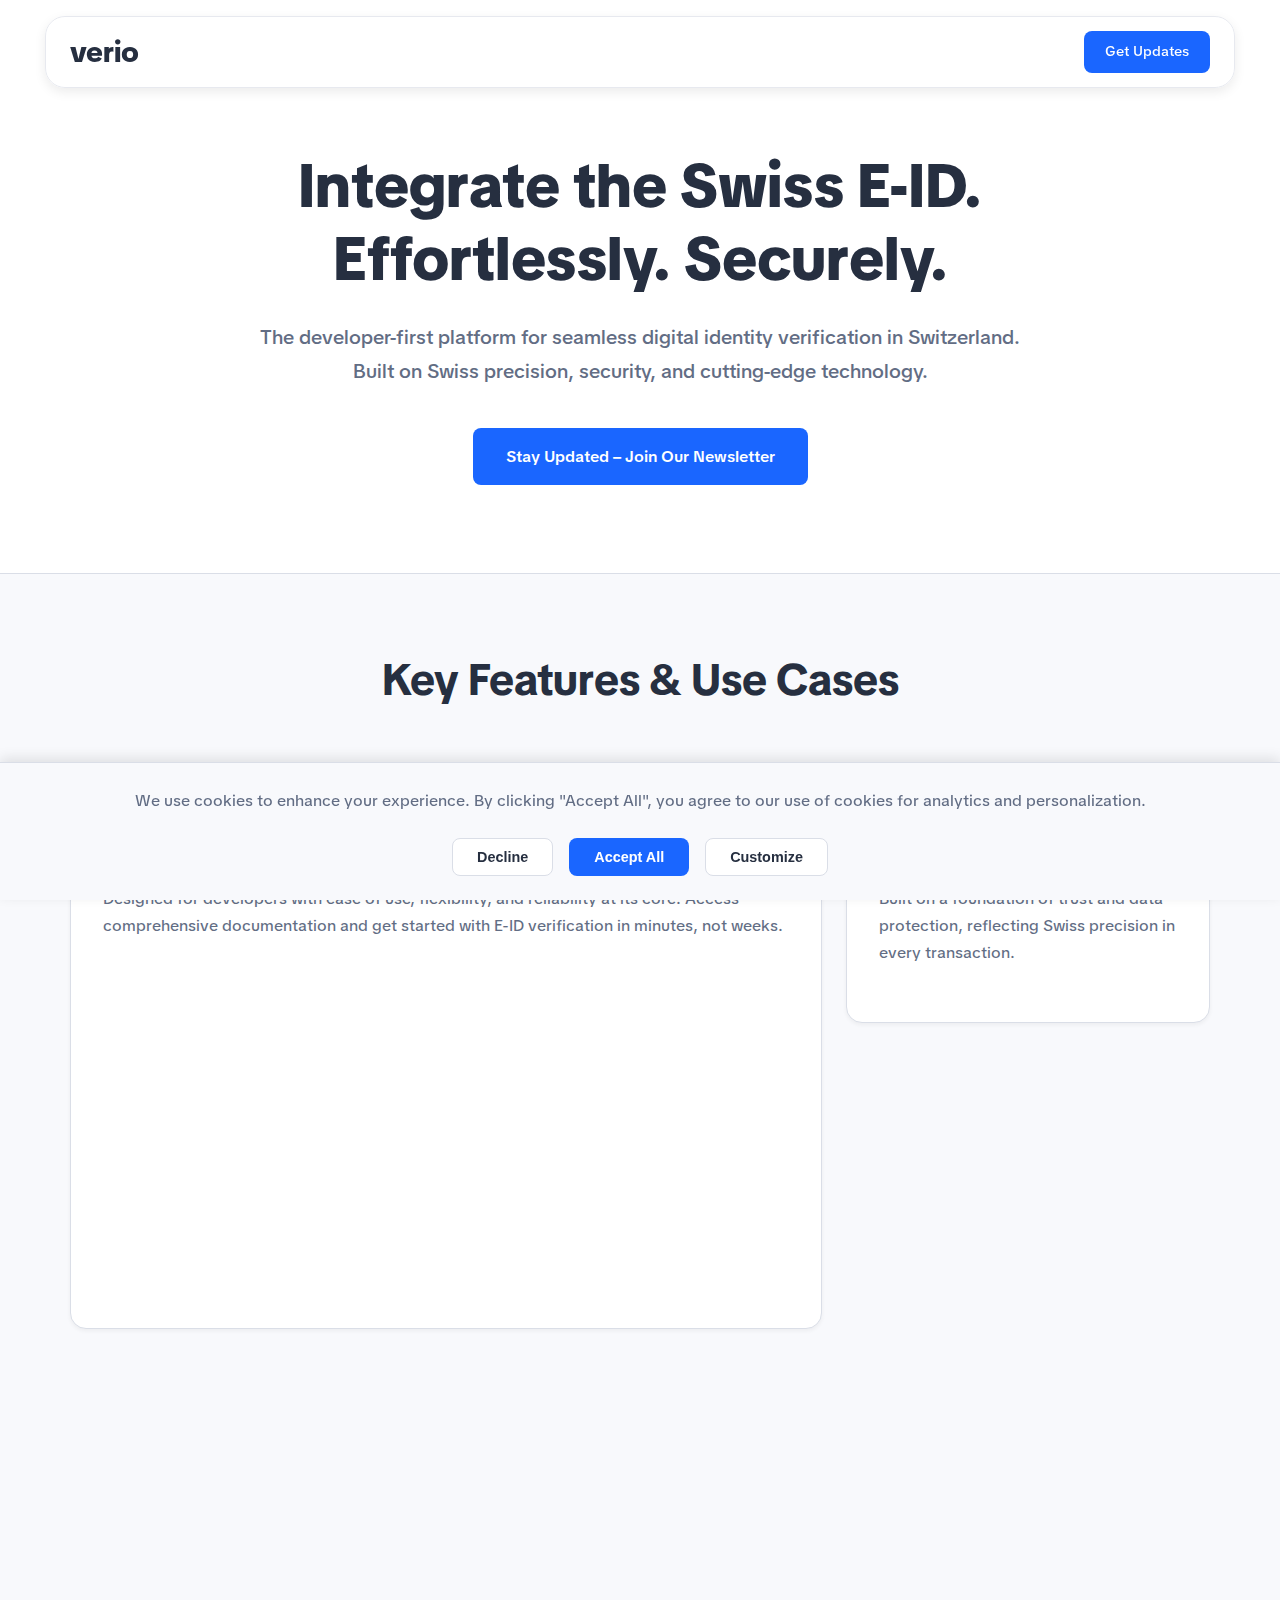
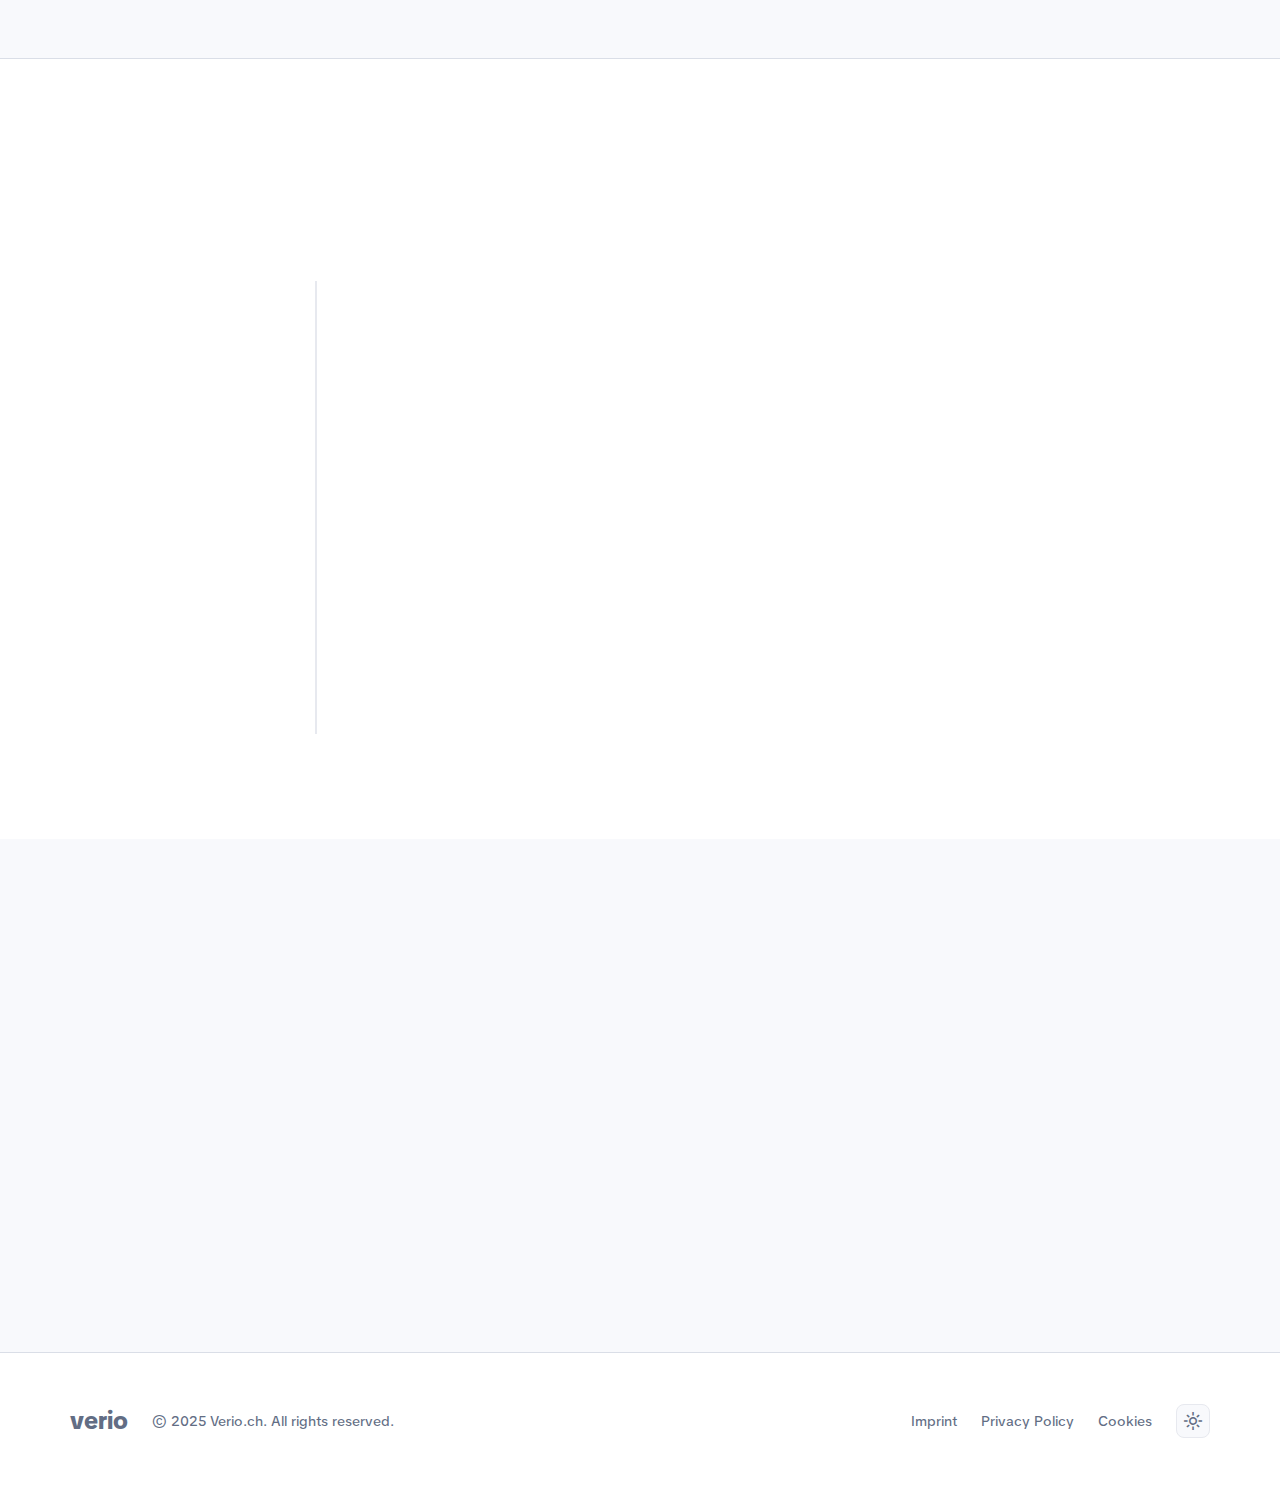
<file: index.html>
<!DOCTYPE html>
<html lang="de" data-theme="light">
<head>
    <meta charset="UTF-8">
    <meta name="viewport" content="width=device-width, initial-scale=1.0">
    <title>Verio.ch - Modern, Secure Swiss E-ID Integration</title>
    <meta name="description" content="The developer-first platform for integrating the new Swiss E-ID. Simple APIs, powerful plugins, and Swiss-grade security.">
    <meta name="keywords" content="Swiss E-ID, E-ID Schweiz, E-ID API, digitale Identität Schweiz, Schweizer E-ID, developer solution E-ID, API Integration Schweiz, authentifizierung Schweiz, online Identifikation, Altersprüfung API, Ü18 Check Schweiz, Shopify E-ID Plugin, digitale Altersverifikation, Verio.ch, Verio">
    <link rel="stylesheet" href="style.css">
    <link rel="stylesheet" href="cookies.css">
    <link rel="icon" href="favicon.svg" type="image/svg+xml">
    <link href="https://fonts.googleapis.com/css2?family=Material+Symbols+Outlined:opsz,wght,FILL,GRAD@20..48,100..700,0..1,-50..200" rel="stylesheet" />
</head>
<body>

    <header class="main-header">
        <nav class="main-nav">
            <div class="logo">verio</div>
            <div class="nav-actions">
                <a href="#newsletter" class="cta-button nav-cta">Get Updates</a>
            </div>
        </nav>
    </header>

    <main>
        <section class="hero">
            <div class="aurora-background"></div>
            <div class="container reveal-on-scroll">
                <div class="hero-content">
                    <h1>Integrate the Swiss E-ID. Effortlessly. Securely.</h1>
                    <p class="sub-headline">The developer-first platform for seamless digital identity verification in Switzerland. Built on Swiss precision, security, and cutting-edge technology.</p>
                    <a href="#newsletter" class="cta-button">Stay Updated – Join Our Newsletter</a>
                </div>
            </div>
        </section>

        <section id="features" class="section section-bg">
            <div class="container">
                <h2 class="reveal-on-scroll">Key Features & Use Cases</h2>
                <div class="bento-grid">
                    <div class="bento-item reveal-on-scroll">
                        <span class="material-symbols-outlined feature-icon">api</span>
                        <h3>Simple & Robust REST API</h3>
                        <p>Designed for developers with ease of use, flexibility, and reliability at its core. Access comprehensive documentation and get started with E-ID verification in minutes, not weeks.</p>
                    </div>
                    <div class="bento-item reveal-on-scroll">
                        <span class="material-symbols-outlined feature-icon">verified_user</span>
                        <h3>Swiss-Grade Security</h3>
                        <p>Built on a foundation of trust and data protection, reflecting Swiss precision in every transaction.</p>
                    </div>
                    <div class="bento-item reveal-on-scroll">
                        <span class="material-symbols-outlined feature-icon">extension</span>
                        <h3>Plugins for Popular Platforms</h3>
                        <p>Upcoming plugins for Shopify, WooCommerce, and major CMS systems to get you started even faster.</p>
                    </div>
                    <div class="bento-item reveal-on-scroll">
                        <span class="material-symbols-outlined feature-icon">rule</span>
                        <h3>Powerful Use Cases</h3>
                        <p>Enable critical business processes like <strong>Age Verification (Ü18-Checks)</strong> for compliance and secure user onboarding.</p>
                    </div>
                    <div class="bento-item reveal-on-scroll">
                        <span class="material-symbols-outlined feature-icon">terminal</span>
                        <h3>Developer-First Approach</h3>
                        <p>We focus on creating the tools, documentation, and sandbox environments that developers love to work with.</p>
                    </div>
                </div>
            </div>
        </section>

        <section id="how-it-works" class="section">
            <div class="container">
                <h2 class="reveal-on-scroll">How It Works in 3 Simple Steps</h2>
                <div class="steps-container">
                    <div class="step reveal-on-scroll">
                        <div class="step-indicator">1</div>
                        <div class="step-content">
                            <h3>Integrate</h3>
                            <p>Choose your path: integrate our flexible REST API using our clear documentation or install a ready-made plugin for your platform.</p>
                        </div>
                    </div>
                    <div class="step reveal-on-scroll">
                        <div class="step-indicator">2</div>
                        <div class="step-content">
                            <h3>Connect</h3>
                            <p>Verio securely handles the entire communication flow with the official Swiss E-ID infrastructure. No complex protocols to manage.</p>
                        </div>
                    </div>
                    <div class="step reveal-on-scroll">
                        <div class="step-indicator">3</div>
                        <div class="step-content">
                            <h3>Verify</h3>
                            <p>Instantly verify user identity, age, and other credentials directly within your application, providing a seamless experience for your users.</p>
                        </div>
                    </div>
                </div>
            </div>
        </section>

        <section id="newsletter" class="section newsletter-section">
            <div class="container reveal-on-scroll">
                <h2>Get Early Access & Updates</h2>
                <p>The official Swiss E-ID is coming. Join our newsletter to get exclusive updates, early access to our sandbox environment, and be the first to know when our solutions are production-ready.</p>
                <script async src="https://subscribe-forms.beehiiv.com/embed.js"></script><iframe src="https://subscribe-forms.beehiiv.com/de922885-5b5f-4b11-b9c0-0a3376928c12" class="beehiiv-embed" data-test-id="beehiiv-embed" frameborder="0" scrolling="no" style="margin: 0; border-radius: 0px !important; background-color: transparent; max-width: 100%;"></iframe>
            </div>
        </section>
    </main>

    <footer>
        <div class="container">
            <div class="footer-content">
                <div class="footer-left">
                    <div class="footer-logo">verio</div>
                    <p>&copy; 2025 Verio.ch. All rights reserved.</p>
                </div>
                <div class="footer-actions">
                    <div class="footer-links">
                        <a href="https://bridg.ch/imprint.html">Imprint</a>
                        <a href="https://bridg.ch/privacy.html">Privacy Policy</a>
                        <a href="#" id="manage-cookies-link">Cookies</a>
                    </div>
                    <button class="theme-toggle" id="theme-toggle" aria-label="Toggle light and dark mode">
                        <span class="material-symbols-outlined">light_mode</span>
                    </button>
                </div>
            </div>
        </div>
    </footer>

    <!-- Cookie Consent Banner -->
    <div id="cookie-consent-banner">
        <p>We use cookies to enhance your experience. By clicking "Accept All", you agree to our use of cookies for analytics and personalization.</p>
        <div class="cookie-consent-actions">
            <button id="decline-cookies" class="cta-button secondary">Decline</button>
            <button id="accept-all-cookies" class="cta-button">Accept All</button>
            <button id="customize-cookies" class="cta-button secondary">Customize</button>
        </div>
    </div>

    <!-- Cookie Settings Modal -->
    <div id="cookie-settings-modal" class="modal-overlay">
        <div class="modal-content">
            <h2>Cookie Preferences</h2>
            <p>To provide the best experiences, we use technologies like cookies to store and/or access device information. Consenting to these technologies will allow us to process data such as browsing behavior or unique IDs on this site. Not consenting or withdrawing consent may adversely affect certain features and functions.</p>

            <div class="cookie-category">
                <div class="cookie-category-header">
                    <h3>Strictly Necessary Cookies</h3>
                    <label class="toggle-switch">
                        <input type="checkbox" checked disabled>
                        <span class="slider"></span>
                    </label>
                </div>
                <p>These cookies are essential for the website to function and cannot be switched off in our systems. They are usually only set in response to actions made by you which amount to a request for services, such as setting your privacy preferences.</p>
                <div class="cookie-details">
                    <h4>Beehiiv (Newsletter Service & Security)</h4>
                    <p>These cookies are required for our newsletter subscription form to work correctly. They help manage the user's session and ensure the form is secure. To protect our services from malicious bots and automated attacks, Beehiiv uses security providers like Cloudflare and HUMAN, which set additional cookies essential for verifying that traffic is from a real human user.</p>
                    <ul>
                        <li><code>_subscribe_forms_session</code></li>
                        <li><code>_swarm_session</code></li>
                        <li><code>__cf_bm</code></li>
                        <li><code>cf_clearance</code></li>
                        <li><code>__px3</code></li>
                        <li><code>__pxvid</code></li>
                        <li><code>pxcts</code></li>
                    </ul>
                </div>
            </div>

            <div class="cookie-category">
                <div class="cookie-category-header">
                    <h3>Analytics & Performance Cookies</h3>
                    <label class="toggle-switch">
                        <input type="checkbox" id="analytics-toggle" checked>
                        <span class="slider"></span>
                    </label>
                </div>
                <p>These cookies allow us to count visits and traffic sources so we can measure and improve the performance of our site. They help us to know which pages are the most and least popular and see how visitors move around the site.</p>
                <div class="cookie-details">
                    <h4>Google Analytics</h4>
                    <p>These cookies allow us to collect anonymous statistics about our website traffic. This information helps us understand how visitors interact with our site, which pages are most popular, and how we can improve the user experience. All data is aggregated and does not personally identify you.</p>
                    <ul>
                        <li><code>_ga</code></li>
                        <li><code>_gid</code></li>
                        <li>and others.</li>
                    </ul>
                </div>
            </div>

            <div class="modal-actions">
                <button id="save-cookie-prefs" class="cta-button">Save My Preferences</button>
            </div>
        </div>
    </div>

    <script src="script.js"></script>
    <script src="cookies.js"></script>
</body>
</html>
</file>
<file: style.css>
/*
  ============================================
  VERIO.CH DESIGN SYSTEM V2.0
  ============================================
  * Swiss Precision, Modern Aesthetic
  * Developer-First, Trustworthy & Secure
  * Inspired by Stripe, Vercel, Linear
  ============================================
*/

/*
  ============================================
  1. FONT & BASE
  ============================================
*/
@font-face {
    font-family: "TikTok Sans";
    src: url('tiktoksans.ttf') format('truetype-variations');
    font-display: swap;
}

:root {
    /* 1a. Light Theme Color Palette */
    --brand-blue-primary: hsl(220, 100%, 55%); /* More vibrant blue */
    --brand-blue-hover: hsl(220, 90%, 50%); /* Darker for hover */
    --brand-blue-light: hsl(220, 100%, 65%);
    --accent-green: hsl(171, 100%, 41%); /* #00d1b2 */
    --accent-red-swiss: hsl(4, 79%, 48%); /* #d52b1e */

    --bg-primary: hsl(0, 0%, 100%);
    --bg-secondary: hsl(220, 43%, 98%);
    --bg-glass: hsla(0, 0%, 100%, 0.6);
    
    --text-primary: hsl(220, 25%, 20%);
    --text-secondary: hsl(220, 15%, 45%);
    --text-on-brand: hsl(0, 0%, 100%);

    --border-primary: hsl(220, 20%, 88%);
    --border-secondary: hsl(220, 20%, 92%);
    --border-glow: hsla(220, 100%, 55%, 0.5);

    /* 1b. Sizing & Typography */
    --font-family-main: "TikTok Sans", -apple-system, BlinkMacSystemFont, "Segoe UI", Roboto, Helvetica, Arial, sans-serif;
    --container-width: 1140px;
    --nav-height: 70px;
    --border-radius-sm: 8px;
    --border-radius-md: 12px;
    --border-radius-lg: 16px;

    /* 1c. Shadows */
    --shadow-sm: 0 2px 4px rgba(0,0,0,0.05);
    --shadow-md: 0 4px 12px rgba(0,0,0,0.08);
    --shadow-lg: 0 10px 30px rgba(0,0,0,0.1);
    --shadow-glow: 0 0 20px 0px var(--brand-blue-primary);

    /* 1d. Transitions */
    --transition-fast: 0.2s ease;
    --transition-medium: 0.4s ease;
}

[data-theme="dark"] {
    /* 1e. Dark Theme Color Palette */
    --brand-blue-primary: hsl(220, 100%, 60%);
    --brand-blue-hover: hsl(220, 90%, 55%); /* Darker for hover */
    --brand-blue-light: hsl(220, 100%, 70%);

    --bg-primary: hsl(220, 25%, 10%);
    --bg-secondary: hsl(220, 25%, 14%);
    --bg-glass: hsla(220, 25%, 12%, 0.7);

    --text-primary: hsl(220, 20%, 95%);
    --text-secondary: hsl(220, 15%, 65%);

    --border-primary: hsl(220, 15%, 30%);
    --border-secondary: hsl(220, 15%, 20%);
    --border-glow: hsla(220, 100%, 60%, 0.6);
}

html {
    scroll-behavior: smooth;
}

body {
    font-family: var(--font-family-main);
    line-height: 1.7;
    color: var(--text-secondary);
    background-color: var(--bg-primary);
    margin: 0;
    font-size: 16px;
    font-weight: 450; /* Regular+ */
    -webkit-font-smoothing: antialiased;
    -moz-osx-font-smoothing: grayscale;
}

.container {
    max-width: var(--container-width);
    margin: 0 auto;
    padding: 0 24px;
}

/*
  ============================================
  2. TYPOGRAPHY & HEADINGS
  ============================================
*/
h1, h2, h3, h4 {
    font-weight: 700; /* Bold */
    line-height: 1.2;
    color: var(--text-primary);
    margin: 0;
}

h1 {
    font-size: clamp(2.5rem, 5vw, 3.8rem); /* Responsive font size */
    margin-bottom: 1rem;
    font-weight: 800; /* Extra-Bold */
}

h2 {
    font-size: clamp(2rem, 4vw, 2.75rem);
    text-align: center;
    margin-bottom: 4rem;
}

h3 {
    font-size: 1.35rem;
    margin-bottom: 0.75rem;
}

p {
    margin: 0 0 1.5rem;
}

a {
    color: var(--brand-blue-primary);
    text-decoration: none;
    transition: color var(--transition-fast);
}
a:hover {
    color: var(--brand-blue-light);
}

/*
  ============================================
  3. UI ELEMENTS (Buttons, Theme Toggle)
  ============================================
*/
.cta-button {
    background-color: var(--brand-blue-primary);
    color: var(--text-on-brand);
    padding: 14px 32px;
    border-radius: var(--border-radius-sm);
    font-weight: 600;
    display: inline-block;
    transition: all var(--transition-fast);
    border: 1px solid transparent;
    position: relative;
    overflow: hidden;
}

.cta-button:hover {
    background-color: var(--brand-blue-hover);
    transform: translateY(-3px);
    box-shadow: 0 4px 15px hsla(220, 100%, 55%, 0.3);
}

.theme-toggle {
    background: var(--bg-secondary);
    border: 1px solid var(--border-secondary);
    border-radius: var(--border-radius-sm);
    padding: 6px;
    cursor: pointer;
    display: flex;
    align-items: center;
}
.theme-toggle .material-symbols-outlined {
    font-size: 20px;
    color: var(--text-secondary);
}

/*
  ============================================
  4. HEADER & NAVIGATION (Glassmorphism)
  ============================================
*/
.main-header {
    position: fixed;
    top: 16px;
    left: 0;
    right: 0;
    z-index: 100;
}

.main-nav {
    display: flex;
    justify-content: space-between;
    align-items: center;
    height: var(--nav-height);
    padding: 0 24px;
    max-width: var(--container-width);
    margin: 0 auto;
    background: var(--bg-glass);
    backdrop-filter: blur(10px);
    -webkit-backdrop-filter: blur(10px);
    border: 1px solid var(--border-secondary);
    border-radius: 20px;
    box-shadow: var(--shadow-md);
}

.logo {
    font-size: 1.8rem;
    font-weight: 800;
    color: var(--text-primary);
}

.nav-actions {
    display: flex;
    align-items: center;
    gap: 1rem;
}

.nav-cta {
    padding: 8px 20px;
    font-size: 0.85rem;
    font-weight: 500;
}

/*
  ============================================
  5. HERO SECTION & AURORA BACKGROUND
  ============================================
*/
.hero {
    padding: calc(var(--nav-height) + 80px) 0 80px;
    position: relative;
    overflow: hidden;
    text-align: center;
}

.aurora-background {
    position: absolute;
    top: 0;
    left: 0;
    width: 100%;
    height: 100%;
    z-index: -1;
    opacity: 0;
    animation: fadeIn 2s forwards;
}

.aurora-background::before,
.aurora-background::after {
    content: '';
    position: absolute;
    width: 800px;
    height: 800px;
    border-radius: 50%;
    filter: blur(100px);
    mix-blend-mode: screen;
    animation: aurora-drift 25s infinite linear;
}

[data-theme="light"] .aurora-background::before {
    background: radial-gradient(circle, hsla(220, 100%, 70%, 0.4) 0%, transparent 60%);
    top: -20%;
    left: -20%;
}
[data-theme="light"] .aurora-background::after {
    background: radial-gradient(circle, hsla(171, 100%, 60%, 0.3) 0%, transparent 60%);
    bottom: -20%;
    right: -20%;
    animation-delay: -12s;
}

[data-theme="dark"] .aurora-background::before {
    background: radial-gradient(circle, hsla(220, 100%, 55%, 0.3) 0%, transparent 60%);
    top: -20%;
    left: -20%;
}
[data-theme="dark"] .aurora-background::after {
    background: radial-gradient(circle, hsla(171, 100%, 41%, 0.2) 0%, transparent 60%);
    bottom: -20%;
    right: -20%;
    animation-delay: -12s;
}

@keyframes aurora-drift {
    0% { transform: rotate(0deg) translateX(20px); }
    50% { transform: rotate(180deg) translateX(-20px); }
    100% { transform: rotate(360deg) translateX(20px); }
}

.hero-content {
    max-width: 800px;
    margin: 0 auto;
}

.sub-headline {
    font-size: 1.25rem;
    color: var(--text-secondary);
    margin: 1.5rem 0 2.5rem;
    font-weight: 500;
}

/*
  ============================================
  6. GENERAL SECTION STYLING
  ============================================
*/
.section {
    padding: 80px 0;
    position: relative;
}

.section-bg {
    background-color: var(--bg-secondary);
    border-top: 1px solid var(--border-primary);
    border-bottom: 1px solid var(--border-primary);
}

/* Scroll Animations */
.reveal-on-scroll {
    opacity: 0;
    transform: translateY(30px);
    transition: opacity 0.8s var(--transition-medium), transform 0.8s var(--transition-medium);
}
.reveal-on-scroll.is-visible {
    opacity: 1;
    transform: translateY(0);
}

/*
  ============================================
  7. FEATURES SECTION (BENTO GRID)
  ============================================
*/
.bento-grid {
    display: grid;
    grid-template-columns: repeat(6, 1fr);
    gap: 1.5rem;
    margin-top: 4rem;
}

.bento-item {
    background: var(--bg-primary);
    border: 1px solid var(--border-primary);
    border-radius: var(--border-radius-lg);
    padding: 2rem;
    box-shadow: var(--shadow-sm);
    transition: transform var(--transition-medium), box-shadow var(--transition-medium);
    position: relative;
    overflow: hidden;
}

.bento-item::before {
    content: '';
    position: absolute;
    top: 0; left: 0; right: 0; bottom: 0;
    border-radius: var(--border-radius-lg);
    border: 1px solid transparent;
    pointer-events: none;
    transition: border-color var(--transition-medium);
}

.bento-item:hover {
    transform: translateY(-5px);
    box-shadow: var(--shadow-lg);
}

.bento-item:hover::before {
    border-color: var(--border-glow);
}

/* Bento Grid Layout */
.bento-item:nth-child(1) { grid-column: span 4; grid-row: span 2; }
.bento-item:nth-child(2) { grid-column: span 2; grid-row: span 1; }
.bento-item:nth-child(3) { grid-column: span 2; grid-row: span 1; }
.bento-item:nth-child(4) { grid-column: span 3; grid-row: span 1; }
.bento-item:nth-child(5) { grid-column: span 3; grid-row: span 1; }

.bento-item h3 {
    font-size: 1.5rem;
}
.bento-item p {
    font-size: 1rem;
    color: var(--text-secondary);
}
.feature-icon {
    font-size: 2.5rem;
    color: var(--brand-blue-primary);
    margin-bottom: 1rem;
    display: block;
}

/*
  ============================================
  8. HOW IT WORKS SECTION
  ============================================
*/
.steps-container {
    display: grid;
    grid-template-columns: 1fr;
    gap: 2rem;
    max-width: 700px;
    margin: 4rem auto 0;
    position: relative;
}

.step {
    display: flex;
    align-items: flex-start;
    gap: 1.5rem;
    position: relative;
    padding: 1rem;
    z-index: 2;
}

.step-indicator {
    flex-shrink: 0;
    width: 50px;
    height: 50px;
    border: 2px solid var(--border-primary);
    border-radius: 50%;
    display: flex;
    align-items: center;
    justify-content: center;
    font-size: 1.2rem;
    font-weight: 700;
    color: var(--brand-blue-primary);
    background: var(--bg-primary);
    z-index: 2;
    transition: all var(--transition-medium);
}

.step:hover .step-indicator {
    transform: scale(1.1);
    border-color: var(--brand-blue-primary);
    background: var(--brand-blue-primary);
    color: var(--text-on-brand);
}

.step-content h3 {
    font-size: 1.25rem;
}

/* Connecting Line */
.steps-container::before {
    content: '';
    position: absolute;
    left: 25px;
    top: 25px;
    bottom: 25px;
    width: 2px;
    background: var(--border-secondary);
    z-index: 1;
}

/*
  ============================================
  9. NEWSLETTER & FOOTER
  ============================================
*/
.newsletter-section {
    background-color: var(--bg-secondary);
    text-align: center;
}

.beehiiv-embed {
    max-width: 500px !important;
    margin: 2rem auto 0;
    background: transparent !important;
    transition: box-shadow var(--transition-medium);
}

footer {
    padding: 3rem 0;
    font-size: 0.9rem;
    border-top: 1px solid var(--border-primary);
}

.footer-content {
    display: flex;
    justify-content: space-between;
    align-items: center;
    flex-wrap: wrap;
    gap: 2rem;
}

.footer-left {
    display: flex;
    align-items: center;
    gap: 1.5rem;
}

.footer-left p {
    margin-bottom: 0;
}

.footer-actions {
    display: flex;
    align-items: center;
    gap: 1.5rem;
}

.footer-logo {
    font-size: 1.5rem;
    font-weight: 800;
    color: var(--text-secondary);
}

.footer-links {
    display: flex;
    gap: 1.5rem;
}

.footer-links a {
    margin-left: 0;
    color: var(--text-secondary);
}

.footer-links a:hover {
    color: var(--text-primary);
}

/*
  ============================================
  10. RESPONSIVE DESIGN
  ============================================
*/
@media (max-width: 992px) {
    .bento-grid {
        grid-template-columns: repeat(1, 1fr);
    }
    .bento-item:nth-child(n) {
        grid-column: span 1;
        grid-row: span 1;
    }
}

@media (max-width: 768px) {
    body {
        font-size: 15px;
    }
    .main-header {
        top: 8px;
        left: 8px;
        right: 8px;
    }
    .main-nav {
        padding: 0 16px;
        height: 60px;
    }
    .logo { font-size: 1.5rem; }
    .nav-actions .cta-button { display: none; }

    .section { padding: 60px 0; }
    h2 { margin-bottom: 2.5rem; }

    .steps-container::before { left: 24px; }
    .step-indicator { width: 48px; height: 48px; }

    .footer-content {
        flex-direction: column;
        text-align: center;
        gap: 2rem;
    }
    .footer-links {
        display: flex;
        flex-direction: column;
        gap: 1rem;
    }
    .footer-links a { margin-left: 0; }
}

@keyframes fadeIn {
    from { opacity: 0; }
    to { opacity: 1; }
}
</file>
<file: cookies.css>
/*
  ============================================
  VERIO.CH COOKIE CONSENT STYLES
  ============================================
*/

/* 1. Consent Banner */
#cookie-consent-banner {
    position: fixed;
    bottom: 0;
    left: 0;
    right: 0;
    background-color: var(--bg-secondary);
    color: var(--text-secondary);
    padding: 1.5rem;
    box-shadow: 0 -4px 12px rgba(0,0,0,0.1);
    z-index: 1000;
    display: none; /* Hidden by default */
    align-items: center;
    justify-content: center;
    gap: 1.5rem;
    flex-wrap: wrap;
    border-top: 1px solid var(--border-primary);
}

#cookie-consent-banner p {
    margin: 0;
    text-align: center;
    flex-grow: 1;
}

.cookie-consent-actions {
    display: flex;
    gap: 1rem;
    align-items: center;
    flex-shrink: 0;
}

.cookie-consent-actions .cta-button {
    padding: 10px 24px;
    font-size: 0.9rem;
}

.cookie-consent-actions .cta-button.secondary {
    background-color: var(--bg-primary);
    color: var(--text-primary);
    border: 1px solid var(--border-primary);
}

.cookie-consent-actions .cta-button.secondary:hover {
    background-color: var(--border-secondary);
    border-color: var(--border-primary);
    box-shadow: none;
    transform: translateY(-2px);
}

/* 2. Settings Modal */
.modal-overlay {
    position: fixed;
    top: 0;
    left: 0;
    width: 100%;
    height: 100%;
    background: hsla(220, 25%, 10%, 0.7);
    backdrop-filter: blur(5px);
    -webkit-backdrop-filter: blur(5px);
    z-index: 1010;
    display: none; /* Hidden by default */
    align-items: center;
    justify-content: center;
}

.modal-content {
    background-color: var(--bg-primary);
    color: var(--text-primary);
    padding: 2rem;
    border-radius: var(--border-radius-lg);
    box-shadow: var(--shadow-lg);
    width: 90%;
    max-width: 550px;
    z-index: 1011;
    border: 1px solid var(--border-primary);
}

.modal-content h2 {
    text-align: left;
    font-size: 1.75rem;
    margin-bottom: 2rem;
}

.cookie-category {
    padding: 1.5rem 0;
    border-bottom: 1px solid var(--border-secondary);
}
.cookie-category:last-of-type {
    border-bottom: none;
}

.cookie-category-header {
    display: flex;
    justify-content: space-between;
    align-items: center;
    cursor: pointer;
}

.cookie-category-header h3 {
    margin: 0;
    font-size: 1.1rem;
}

.cookie-category p {
    margin: 0.5rem 0 0;
    font-size: 0.9rem;
    max-width: 90%;
}

.modal-actions {
    margin-top: 2rem;
    display: flex;
    justify-content: flex-end;
}

.modal-actions .cta-button {
    padding: 12px 28px;
}

/* 3. Toggle Switch */
.toggle-switch {
    position: relative;
    display: inline-block;
    width: 50px;
    height: 28px;
}

.toggle-switch input {
    opacity: 0;
    width: 0;
    height: 0;
}

.slider {
    position: absolute;
    cursor: pointer;
    top: 0;
    left: 0;
    right: 0;
    bottom: 0;
    background-color: var(--border-primary);
    transition: var(--transition-fast);
    border-radius: 28px;
}

.slider:before {
    position: absolute;
    content: "";
    height: 20px;
    width: 20px;
    left: 4px;
    bottom: 4px;
    background-color: white;
    transition: var(--transition-fast);
    border-radius: 50%;
}

input:checked + .slider {
    background-color: var(--brand-blue-primary);
}

input:checked + .slider:before {
    transform: translateX(22px);
}

/* Disabled state for the toggle */
input:disabled + .slider {
    cursor: not-allowed;
    background-color: var(--border-secondary);
}

input:disabled + .slider:before {
    background-color: var(--border-primary);
}

input:disabled:checked + .slider {
    background-color: var(--brand-blue-light);
}

/* Responsive adjustments */
@media (max-width: 768px) {
    #cookie-consent-banner {
        padding: 1rem;
        flex-direction: column;
        gap: 1rem;
    }
    .cookie-consent-actions {
        width: 100%;
        justify-content: center;
    }
    .modal-content {
        width: 95%;
        padding: 1.5rem;
    }
    .modal-content h2 {
        font-size: 1.5rem;
    }
}

/* 4. Cookie Details */
.cookie-details {
    margin-top: 16px;
    padding-left: 16px;
    border-left: 2px solid var(--border-color, #eee);
}

.cookie-details h4 {
    font-size: 1rem;
    font-weight: 600;
    margin-top: 16px;
    margin-bottom: 8px;
}

.cookie-details p {
    font-size: 0.9rem;
    margin-bottom: 8px;
}

.cookie-details ul {
    list-style: none;
    padding: 0;
    margin: 0;
    display: flex;
    flex-wrap: wrap;
    gap: 8px;
}

.cookie-details li {
    background-color: var(--surface-color, #f9f9f9);
    padding: 4px 8px;
    border-radius: 4px;
    font-size: 0.85rem;
}

.cookie-details code {
    font-family: var(--font-mono, monospace);
    background-color: transparent;
    padding: 0;
}
</file>
